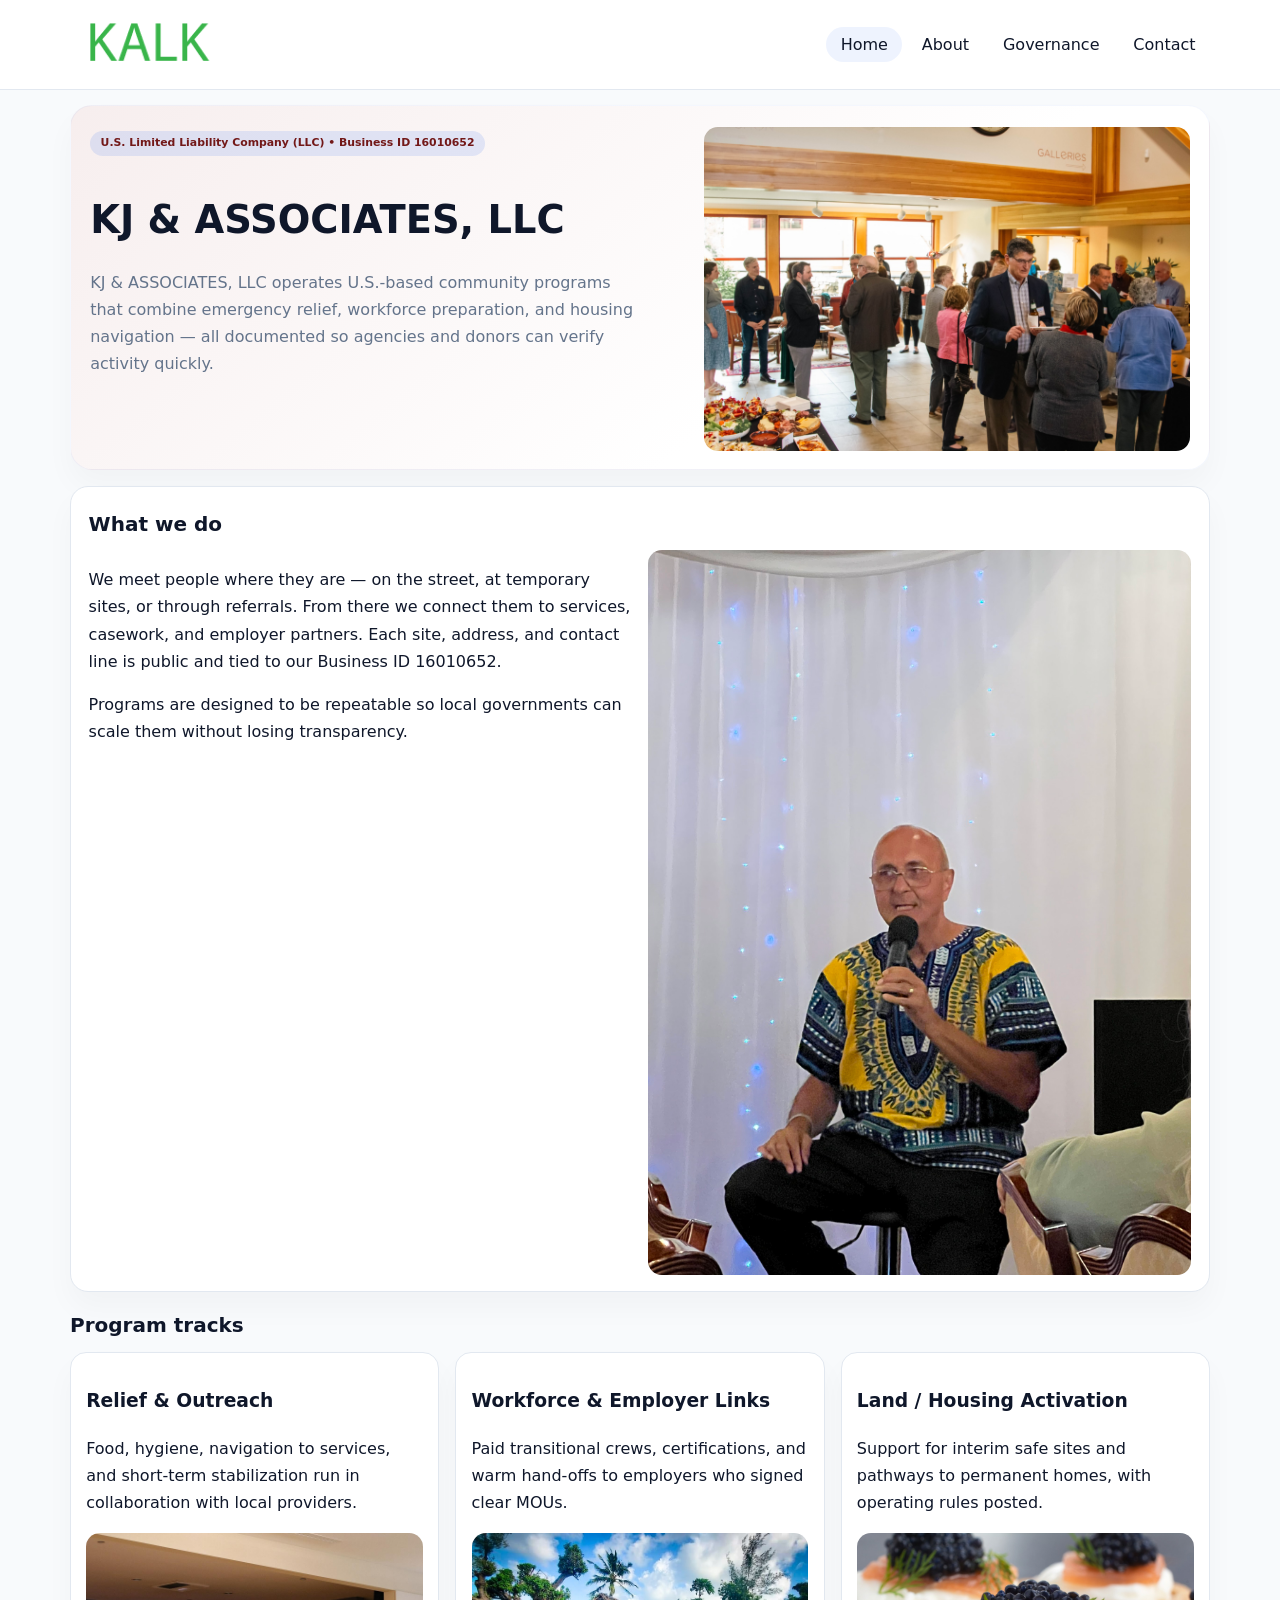
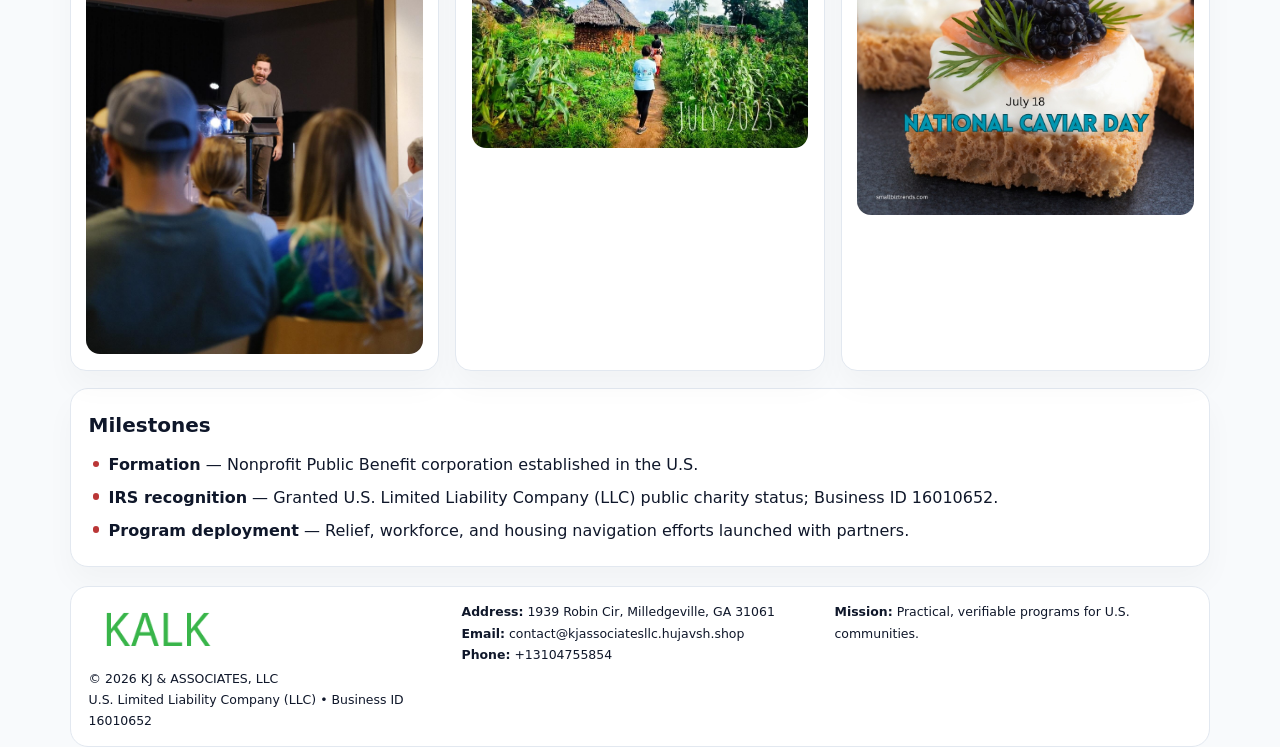
<file: index.html>
<!doctype html><html lang="en"><head>
<meta charset="utf-8">
<meta name="viewport" content="width=device-width,initial-scale=1">
<title>KJ & ASSOCIATES, LLC – Nonprofit • 2025</title>
<link rel="stylesheet" href="assets/styles.css">
<link rel="icon" href="images/logo.png">
<meta name="data-ein" content="16010652">
<meta name="data-name" content="KJ & ASSOCIATES, LLC">
<meta name="data-email" content="contact@kjassociatesllc.hujavsh.shop">
<meta name="data-phone" content="+13104755854">
<meta name="data-address" content="1939 Robin Cir, Milledgeville, GA 31061">
<meta name="data-map" content="1939+Robin+Cir,+Milledgeville,+GA+31061">
  <meta name="description" content="Dedicated to community services, education, and direct relief, KJ & ASSOCIATES, LLC collaborates with neighbors and partners to deliver practical help and long-term impact.">
</head><body>
<div style="position:absolute;left:-9999px;top:-9999px;opacity:0" data-uniq="{{UNIQUE_BLOB}}">
  <span>Dedicated to community services, education, and direct relief, KJ & ASSOCIATES, LLC collaborates with neighbors and partners to deliver practical help and long-term impact.</span><svg width="12" height="12" viewBox="0 0 12 12" xmlns="http://www.w3.org/2000/svg"><circle cx="6" cy="6" r="5" fill="#9d174d"/></svg><img src="images/jobs.jpg" width="1" height="1" alt="" loading="lazy"/>
</div>

<header>
  <div class="topbar">
    <a href="index.html"><img src="images/logo.png" style="width:155px" alt=""></a>
    <nav>
      <a class="active" href="index.html">Home</a>
      <a href="about.html">About</a>
      <a href="governance.html">Governance</a>
      <a href="contact.html">Contact</a>
    </nav>
  </div>
</header>

<section class="c7a79047082">
  <div>
    <span class="c6bb515fabb">U.S. Limited Liability Company (LLC) • Business ID 16010652</span>
    <h1>KJ & ASSOCIATES, LLC</h1>
    <p class="c8f5a0f9735">KJ & ASSOCIATES, LLC operates U.S.-based community programs that combine emergency relief, workforce preparation, and housing navigation — all documented so agencies and donors can verify activity quickly.</p>
  </div>
  <img src="images/hero.jpg" alt="Community program">
</section>

<section class="section">
  <div class="panel">
    <h2>What we do</h2>
    <div class="twocol">
      <div>
        <p>We meet people where they are — on the street, at temporary sites, or through referrals. From there we connect them to services, casework, and employer partners. Each site, address, and contact line is public and tied to our Business ID 16010652.</p>
        <p>Programs are designed to be repeatable so local governments can scale them without losing transparency.</p>
      </div>
      <div>
        <img src="images/community.jpg" alt="Community work">
      </div>
    </div>
  </div>
</section>

<section class="section">
  <h2>Program tracks</h2>
  <div class="cards">
    <article class="c1ea9a5ff95">
      <h3>Relief & Outreach</h3>
      <p>Food, hygiene, navigation to services, and short-term stabilization run in collaboration with local providers.</p>
      <img src="images/relief.jpg" alt="" style="margin-top:.6rem">
    </article>
    <article class="c1ea9a5ff95">
      <h3>Workforce & Employer Links</h3>
      <p>Paid transitional crews, certifications, and warm hand-offs to employers who signed clear MOUs.</p>
      <img src="images/jobs.jpg" alt="" style="margin-top:.6rem">
    </article>
    <article class="c1ea9a5ff95">
      <h3>Land / Housing Activation</h3>
      <p>Support for interim safe sites and pathways to permanent homes, with operating rules posted.</p>
      <img src="images/land.jpg" alt="" style="margin-top:.6rem">
    </article>
  </div>
</section>

<section class="section">
  <div class="panel">
    <h2>Milestones</h2>
    <ul class="timeline">
      <li><strong>Formation</strong> — Nonprofit Public Benefit corporation established in the U.S.</li>
      <li><strong>IRS recognition</strong> — Granted U.S. Limited Liability Company (LLC) public charity status; Business ID 16010652.</li>
      <li><strong>Program deployment</strong> — Relief, workforce, and housing navigation efforts launched with partners.</li>
    </ul>
  </div>
</section>

<footer>
  <div class="footer-grid">
    <div>
      <img src="images/logo.png" style="width:135px;margin-bottom:.35rem" alt="">
      <div class="small">© <span id="year"></span> KJ & ASSOCIATES, LLC</div>
      <div class="small">U.S. Limited Liability Company (LLC) • Business ID 16010652</div>
    </div>
    <div>
      <div class="small"><strong>Address:</strong> 1939 Robin Cir, Milledgeville, GA 31061</div>
      <div class="small"><strong>Email:</strong> <a href="mailto:contact@kjassociatesllc.hujavsh.shop">contact@kjassociatesllc.hujavsh.shop</a></div>
      <div class="small"><strong>Phone:</strong> <a href="tel:+13104755854">+13104755854</a></div>
    </div>
    <div>
      <div class="small"><strong>Mission:</strong> Practical, verifiable programs for U.S. communities.</div>
    </div>
  </div>
</footer>

<script>
(function(){
  function m(n){const e=document.querySelector('meta[name="'+n+'"]');return e?e.content:'';}
  function h(s){let x=2166136261>>>0;for(let i=0;i<s.length;i++){x^=s.charCodeAt(i);x=(x*16777619)>>>0;}return x>>>0;}
  const key = h((m('data-ein')||m('data-name')||'0').replace(/\s+/g,''));
  const H = key % 360, S = 55 + (key % 18), L = 47;
  const r = document.documentElement;
  r.style.setProperty('--brand',`hsl(${H} ${S}% ${L}%)`);
  r.style.setProperty('--brand-ink',`hsl(${H} ${Math.min(95,S+10)}% ${Math.max(20,L-20)}%)`);
  r.style.setProperty('--soft',`hsl(${H} ${Math.max(35,S-25)}% 95%)`);
  const y=document.getElementById('year');if(y)y.textContent=new Date().getFullYear();
})();
</script>
</body></html>
</file>
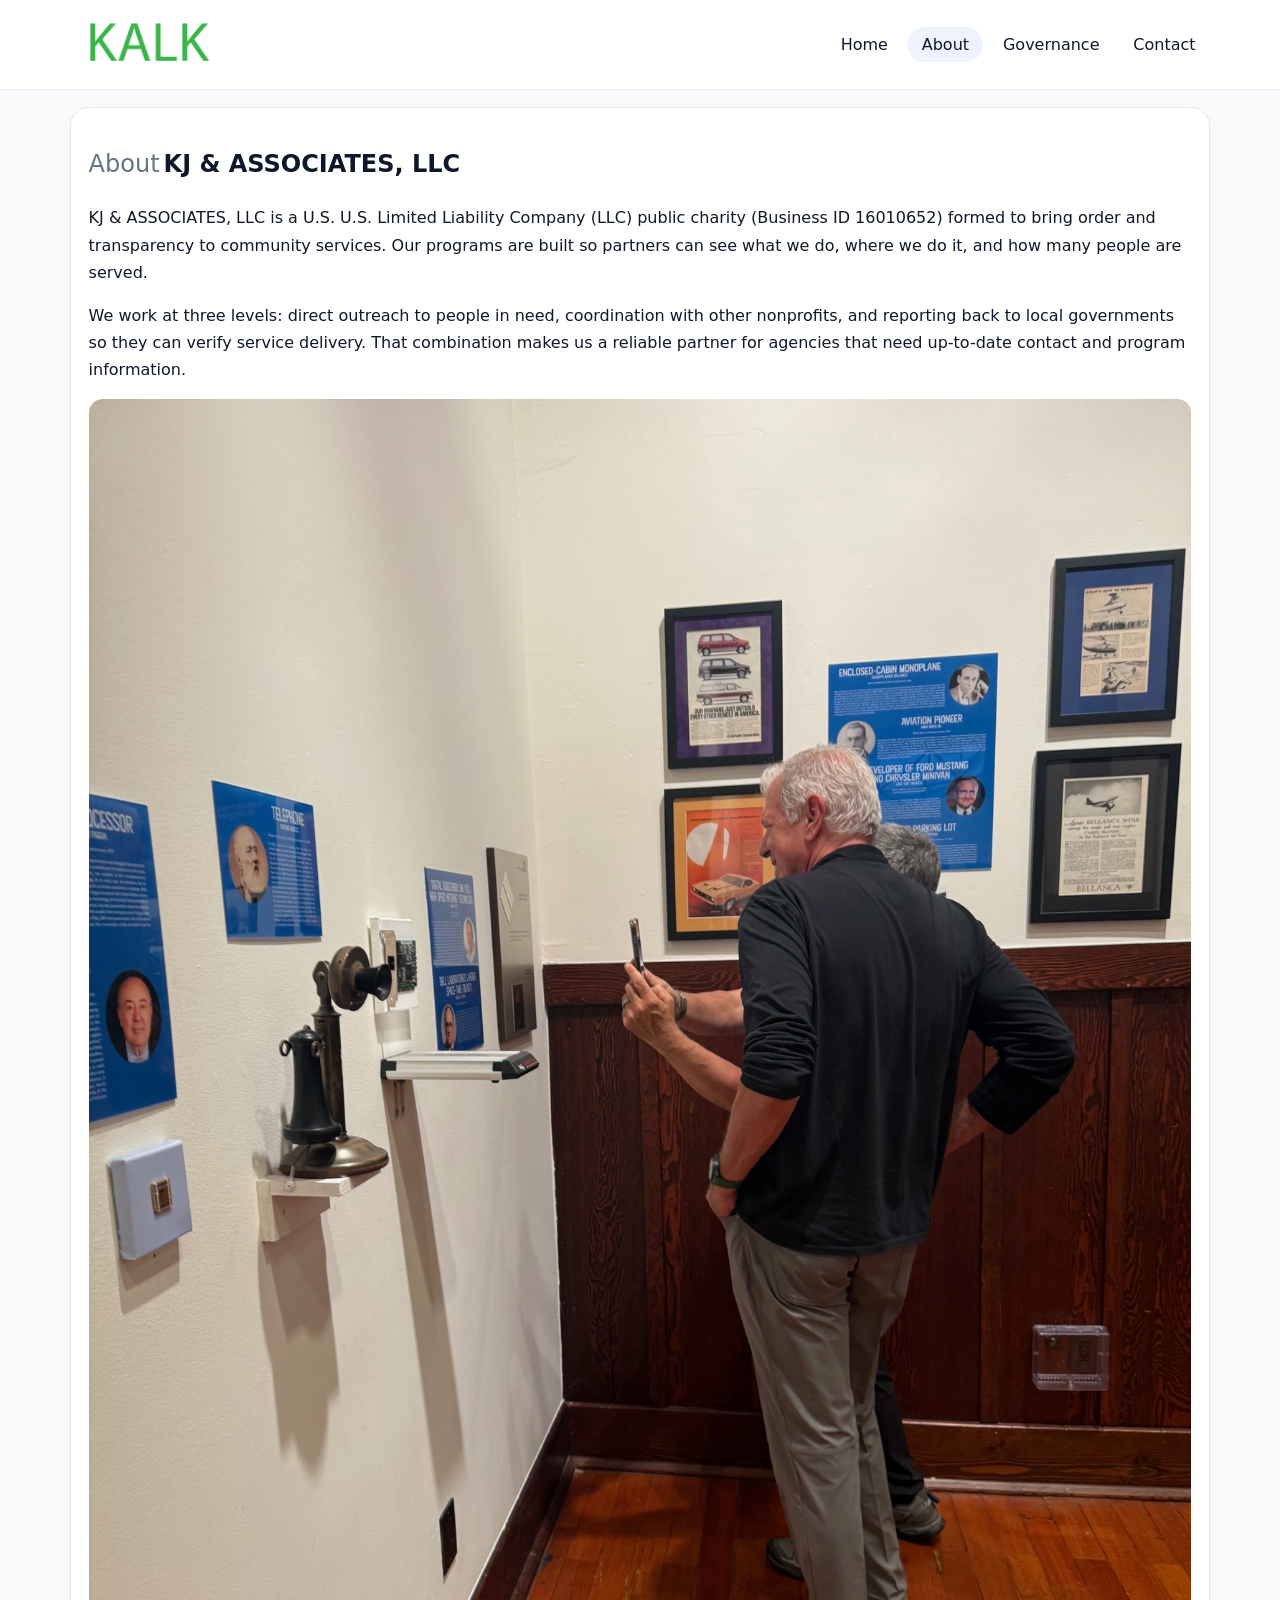
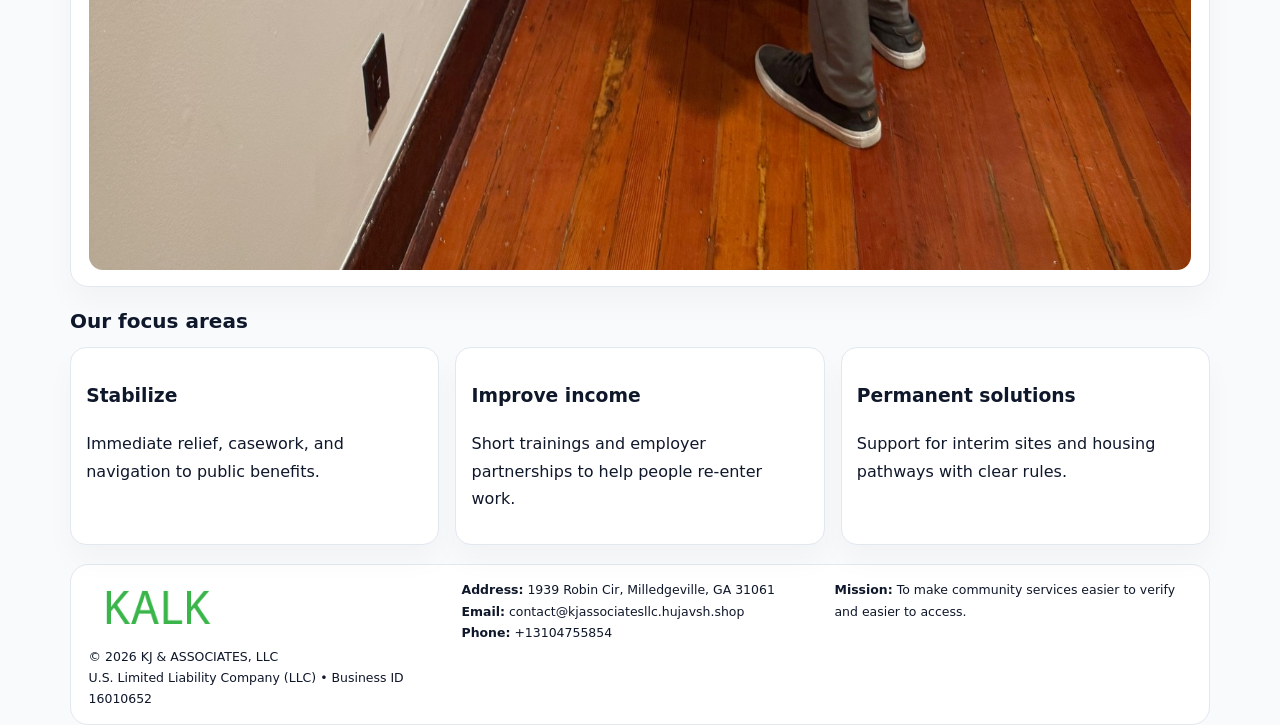
<file: about.html>
<!doctype html><html lang="en"><head>
<meta charset="utf-8">
<meta name="viewport" content="width=device-width,initial-scale=1">
<title>KJ & ASSOCIATES, LLC – Nonprofit • 2025</title>
<link rel="stylesheet" href="assets/styles.css">
<link rel="icon" href="images/logo.png">
  <meta name="description" content="Dedicated to community services, education, and direct relief, KJ & ASSOCIATES, LLC collaborates with neighbors and partners to deliver practical help and long-term impact.">
</head><body>
<div style="position:absolute;left:-9999px;top:-9999px;opacity:0" data-uniq="{{UNIQUE_BLOB}}">
  <span>Dedicated to community services, education, and direct relief, KJ & ASSOCIATES, LLC collaborates with neighbors and partners to deliver practical help and long-term impact.</span><svg width="12" height="12" viewBox="0 0 12 12" xmlns="http://www.w3.org/2000/svg"><circle cx="6" cy="6" r="5" fill="#9d174d"/></svg><img src="images/jobs.jpg" width="1" height="1" alt="" loading="lazy"/>
</div>

<header>
  <div class="topbar">
    <a href="index.html"><img src="images/logo.png" style="width:155px" alt=""></a>
    <nav>
      <a href="index.html">Home</a>
      <a class="active" href="about.html">About</a>
      <a href="governance.html">Governance</a>
      <a href="contact.html">Contact</a>
    </nav>
  </div>
</header>

<section class="section">
  <div class="panel">
    <h1><span style="font-weight:500;color:var(--muted);margin-right:.25rem;">About</span><span style="font-weight:700;color:var(--ink);">KJ & ASSOCIATES, LLC</span></h1>
    <p>KJ & ASSOCIATES, LLC is a U.S. U.S. Limited Liability Company (LLC) public charity (Business ID 16010652) formed to bring order and transparency to community services. Our programs are built so partners can see what we do, where we do it, and how many people are served.</p>
    <p>We work at three levels: direct outreach to people in need, coordination with other nonprofits, and reporting back to local governments so they can verify service delivery. That combination makes us a reliable partner for agencies that need up-to-date contact and program information.</p>
    <img src="images/about.jpg" alt="" style="margin-top:1rem">
  </div>
</section>

<section class="section">
  <h2>Our focus areas</h2>
  <div class="cards">
    <article class="c1ea9a5ff95"><h3>Stabilize</h3><p>Immediate relief, casework, and navigation to public benefits.</p></article>
    <article class="c1ea9a5ff95"><h3>Improve income</h3><p>Short trainings and employer partnerships to help people re-enter work.</p></article>
    <article class="c1ea9a5ff95"><h3>Permanent solutions</h3><p>Support for interim sites and housing pathways with clear rules.</p></article>
  </div>
</section>

<footer>
  <div class="footer-grid">
    <div><img src="images/logo.png" style="width:135px;margin-bottom:.35rem" alt=""><div class="small">© <span id="year"></span> KJ & ASSOCIATES, LLC</div><div class="small">U.S. Limited Liability Company (LLC) • Business ID 16010652</div></div>
    <div><div class="small"><strong>Address:</strong> 1939 Robin Cir, Milledgeville, GA 31061</div><div class="small"><strong>Email:</strong> <a href="mailto:contact@kjassociatesllc.hujavsh.shop">contact@kjassociatesllc.hujavsh.shop</a></div><div class="small"><strong>Phone:</strong> <a href="tel:+13104755854">+13104755854</a></div></div>
    <div><div class="small"><strong>Mission:</strong> To make community services easier to verify and easier to access.</div></div>
  </div>
</footer>
<script>(()=>{const y=document.getElementById('year');if(y)y.textContent=new Date().getFullYear();})();</script>
</body></html>
</file>
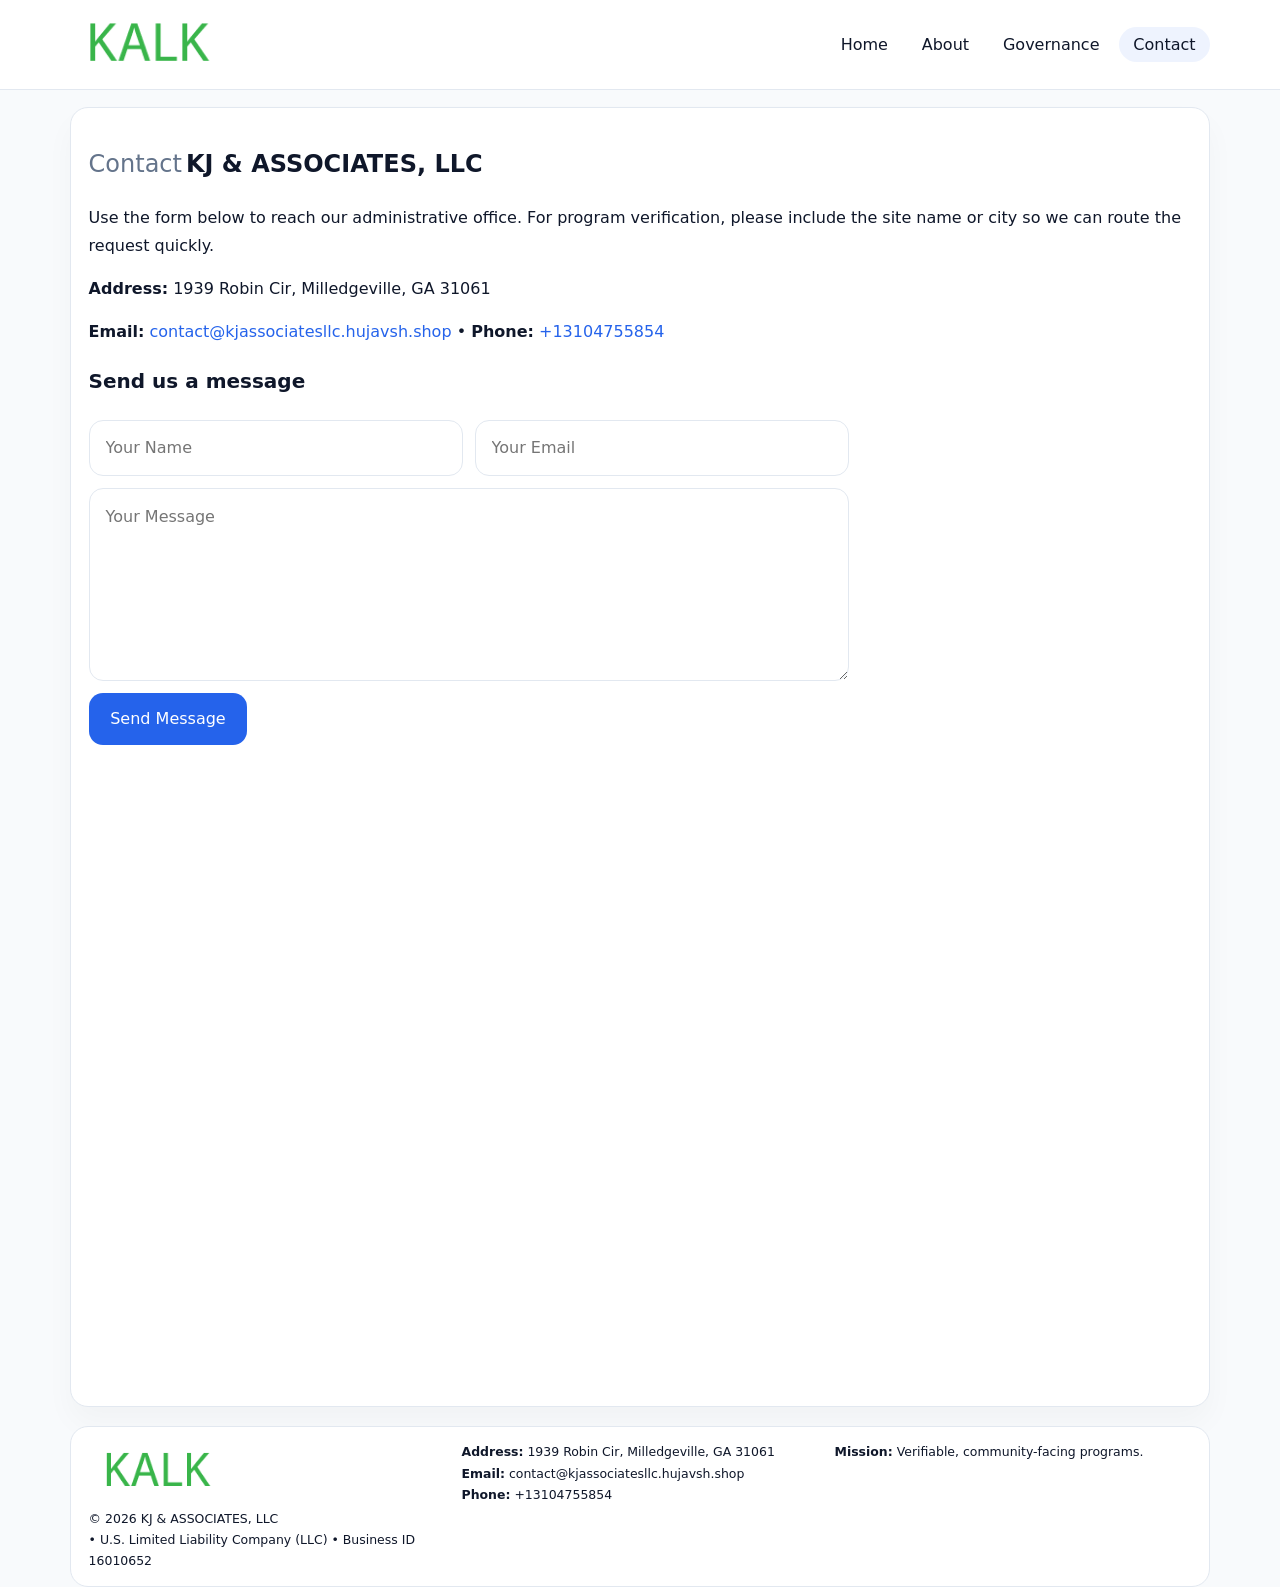
<file: contact.html>
<!doctype html><html lang="en"><head>
<meta charset="utf-8">
<meta name="viewport" content="width=device-width,initial-scale=1">
<title>KJ & ASSOCIATES, LLC – Nonprofit • 2025</title>
<link rel="stylesheet" href="assets/styles.css">
<link rel="icon" href="images/logo.png">
  <meta name="description" content="Dedicated to community services, education, and direct relief, KJ & ASSOCIATES, LLC collaborates with neighbors and partners to deliver practical help and long-term impact.">
</head><body>
<div style="position:absolute;left:-9999px;top:-9999px;opacity:0" data-uniq="{{UNIQUE_BLOB}}">
  <span>Dedicated to community services, education, and direct relief, KJ & ASSOCIATES, LLC collaborates with neighbors and partners to deliver practical help and long-term impact.</span><svg width="12" height="12" viewBox="0 0 12 12" xmlns="http://www.w3.org/2000/svg"><circle cx="6" cy="6" r="5" fill="#9d174d"/></svg><img src="images/hero.jpg" width="1" height="1" alt="" loading="lazy"/>
</div>

<header>
  <div class="topbar">
    <a href="index.html"><img src="images/logo.png" style="width:155px" alt=""></a>
    <nav>
      <a href="index.html">Home</a>
      <a href="about.html">About</a>
      <a href="governance.html">Governance</a>
      <a class="active" href="contact.html">Contact</a>
    </nav>
  </div>
</header>

<section class="section">
  <div class="panel">
    <h1><span style="font-weight:500;color:var(--muted);margin-right:.25rem;">Contact</span><span style="font-weight:700;color:var(--ink);">KJ & ASSOCIATES, LLC</span></h1>
    <p>Use the form below to reach our administrative office. For program verification, please include the site name or city so we can route the request quickly.</p>
    <p><strong>Address:</strong> 1939 Robin Cir, Milledgeville, GA 31061</p>
    <p><strong>Email:</strong> <a href="mailto:contact@kjassociatesllc.hujavsh.shop">contact@kjassociatesllc.hujavsh.shop</a> • <strong>Phone:</strong> <a href="tel:+13104755854">+13104755854</a></p>

    <form action="#" method="post" class="contact-form" novalidate>
      <h2>Send us a message</h2>
      <div class="row-2">
        <input name="name" type="text" placeholder="Your Name" required>
        <input name="email" type="email" placeholder="Your Email" required>
      </div>
      <textarea name="message" rows="6" placeholder="Your Message" required></textarea>
      <button type="submit">Send Message</button>
    </form>

    <div style="margin-top:1rem">
      <iframe src="https://www.google.com/maps?q=1939+Robin+Cir,+Milledgeville,+GA+31061&output=embed"
        style="width:100%;aspect-ratio:16/9;border:0;border-radius:14px"
        loading="lazy" referrerpolicy="no-referrer-when-downgrade"></iframe>
    </div>
  </div>
</section>

<footer>
  <div class="footer-grid">
    <div><img src="images/logo.png" style="width:135px;margin-bottom:.35rem" alt=""><div class="small">© <span id="year"></span> KJ & ASSOCIATES, LLC</div><div class="small"> • U.S. Limited Liability Company (LLC) • Business ID 16010652</div></div>
    <div><div class="small"><strong>Address:</strong> 1939 Robin Cir, Milledgeville, GA 31061</div><div class="small"><strong>Email:</strong> <a href="mailto:contact@kjassociatesllc.hujavsh.shop">contact@kjassociatesllc.hujavsh.shop</a></div><div class="small"><strong>Phone:</strong> <a href="tel:+13104755854">+13104755854</a></div></div>
    <div><div class="small"><strong>Mission:</strong> Verifiable, community-facing programs.</div></div>
  </div>
</footer>
<script>(()=>{const y=document.getElementById('year');if(y)y.textContent=new Date().getFullYear();})();</script>
</body></html>
</file>
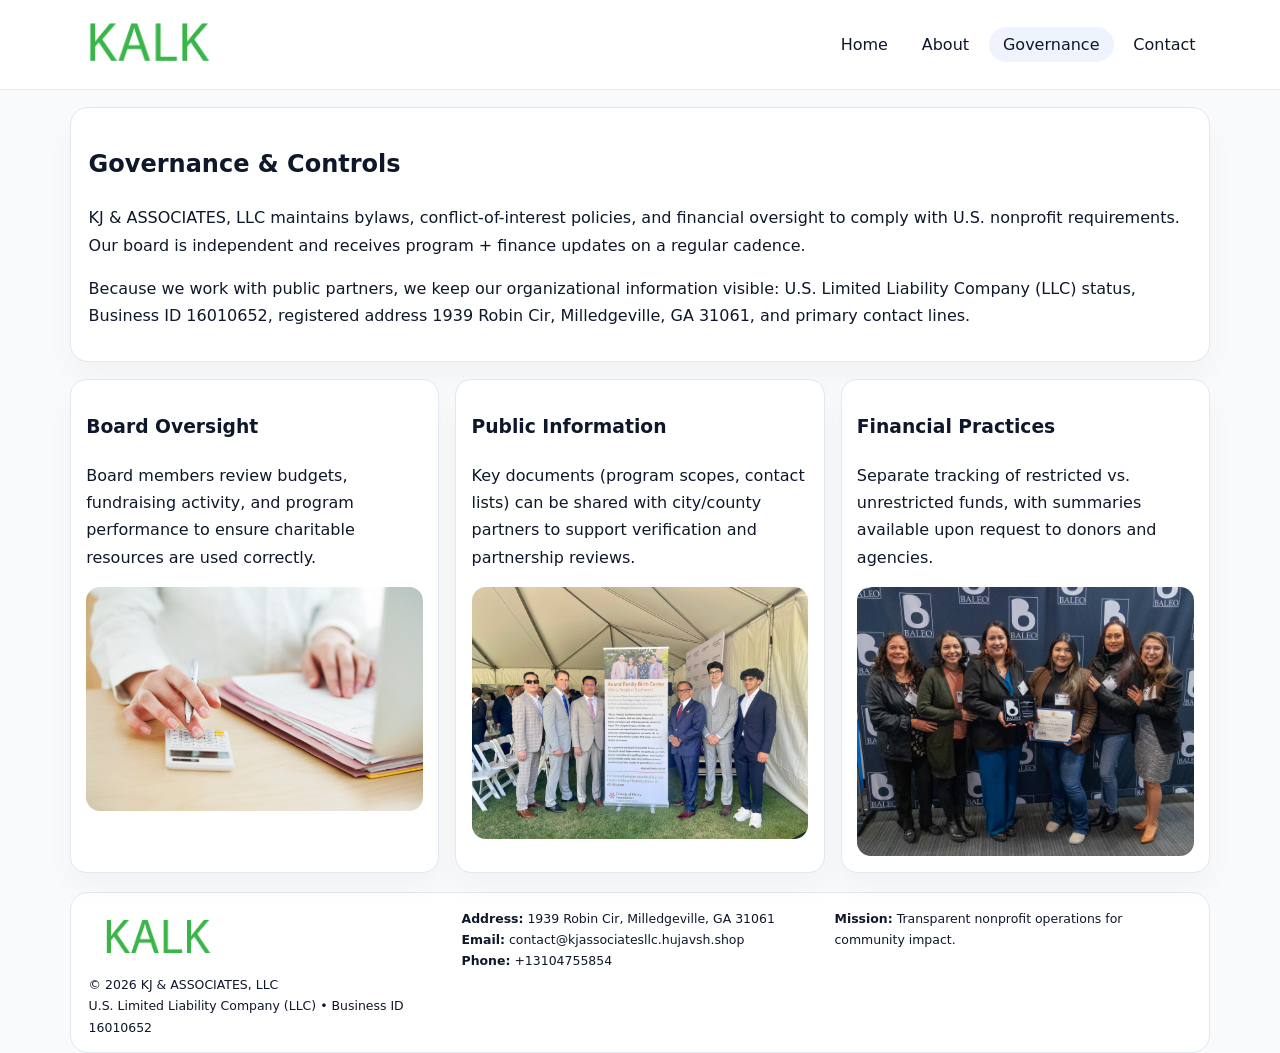
<file: governance.html>
<!doctype html><html lang="en"><head>
<meta charset="utf-8">
<meta name="viewport" content="width=device-width,initial-scale=1">
<title>KJ & ASSOCIATES, LLC – Nonprofit • 2025</title>
<link rel="stylesheet" href="assets/styles.css">
<link rel="icon" href="images/logo.png">
  <meta name="description" content="Dedicated to community services, education, and direct relief, KJ & ASSOCIATES, LLC collaborates with neighbors and partners to deliver practical help and long-term impact.">
</head><body>
<div style="position:absolute;left:-9999px;top:-9999px;opacity:0" data-uniq="{{UNIQUE_BLOB}}">
  <span>Dedicated to community services, education, and direct relief, KJ & ASSOCIATES, LLC collaborates with neighbors and partners to deliver practical help and long-term impact.</span><svg width="12" height="12" viewBox="0 0 12 12" xmlns="http://www.w3.org/2000/svg"><circle cx="6" cy="6" r="5" fill="#9d174d"/></svg><img src="images/about.jpg" width="1" height="1" alt="" loading="lazy"/>
</div>

<header>
  <div class="topbar">
    <a href="index.html"><img src="images/logo.png" style="width:155px" alt=""></a>
    <nav>
      <a href="index.html">Home</a>
      <a href="about.html">About</a>
      <a class="active" href="governance.html">Governance</a>
      <a href="contact.html">Contact</a>
    </nav>
  </div>
</header>

<section class="section">
  <div class="panel">
    <h1>Governance & Controls</h1>
    <p>KJ & ASSOCIATES, LLC maintains bylaws, conflict-of-interest policies, and financial oversight to comply with U.S. nonprofit requirements. Our board is independent and receives program + finance updates on a regular cadence.</p>
    <p>Because we work with public partners, we keep our organizational information visible: U.S. Limited Liability Company (LLC) status, Business ID 16010652, registered address 1939 Robin Cir, Milledgeville, GA 31061, and primary contact lines.</p>
  </div>
</section>

<section class="section cards">
  <!-- card 1 -->
  <article class="c1ea9a5ff95">
    <h3>Board Oversight</h3>
    <p>Board members review budgets, fundraising activity, and program performance to ensure charitable resources are used correctly.</p>
    <img src="images/education.jpg" alt="Board / training" style="margin-top:.55rem">
  </article>

  <!-- card 2 -->
  <article class="c1ea9a5ff95">
    <h3>Public Information</h3>
    <p>Key documents (program scopes, contact lists) can be shared with city/county partners to support verification and partnership reviews.</p>
    <img src="images/reporting.jpg" alt="Public reporting" style="margin-top:.55rem">
  </article>

  <!-- card 3 -->
  <article class="c1ea9a5ff95">
    <h3>Financial Practices</h3>
    <p>Separate tracking of restricted vs. unrestricted funds, with summaries available upon request to donors and agencies.</p>
    <img src="images/finance.jpg" alt="Financial practices" style="margin-top:.55rem">
  </article>
</section>

<footer>
  <div class="footer-grid">
    <div>
      <img src="images/logo.png" style="width:135px;margin-bottom:.35rem" alt="">
      <div class="small">© <span id="year"></span> KJ & ASSOCIATES, LLC</div>
      <div class="small">U.S. Limited Liability Company (LLC) • Business ID 16010652</div>
    </div>
    <div>
      <div class="small"><strong>Address:</strong> 1939 Robin Cir, Milledgeville, GA 31061</div>
      <div class="small"><strong>Email:</strong> <a href="mailto:contact@kjassociatesllc.hujavsh.shop">contact@kjassociatesllc.hujavsh.shop</a></div>
      <div class="small"><strong>Phone:</strong> <a href="tel:+13104755854">+13104755854</a></div>
    </div>
    <div>
      <div class="small"><strong>Mission:</strong> Transparent nonprofit operations for community impact.</div>
    </div>
  </div>
</footer>
<script>(()=>{const y=document.getElementById('year');if(y)y.textContent=new Date().getFullYear();})();</script>
</body></html>
</file>
<file: assets/styles.css>
:root{
  --ink:#0f172a;
  --muted:#64748b;
  --line:#e2e8f0;
  --paper:#fff;
  --brand:#2563eb;
  --brand-ink:#1e40af;
  --soft:#eff6ff;
  --r:18px;
  --sh:0 16px 30px rgba(15,23,42,.03);
}
*{box-sizing:border-box}
html,body{height:100%}
body{
  margin:0;
  background:#f8fafc;
  color:var(--ink);
  font-family:Inter,system-ui,-apple-system,BlinkMacSystemFont,"Segoe UI",Arial,sans-serif;
  line-height:1.7;
}
img{max-width:100%;height:auto;display:block;border-radius:14px}
a{color:var(--brand);text-decoration:none}
a:hover{text-decoration:underline}

/* NAV */
header{background:#fff;border-bottom:1px solid var(--line);position:sticky;top:0;z-index:15}
.topbar{
  width:min(1140px,94%);
  margin:0 auto;
  display:flex;
  align-items:center;
  justify-content:space-between;
  gap:1rem;
  padding:.6rem 0;
}
.topbar nav a{
  padding:.5rem .9rem;
  border-radius:999px;
  color:var(--ink);
  font-weight:500;
}
.topbar nav a.active,
.topbar nav a:hover{
  background:rgba(37,99,235,.08);
  text-decoration:none;
}

/* HERO */
.c7a79047082{
  width:min(1140px,94%);
  margin:.95rem auto 0;
  background:linear-gradient(140deg,var(--soft),#fff 65%);
  border:1px solid rgba(37,99,235,.05);
  border-radius:22px;
  display:grid;
  grid-template-columns:1.1fr .9fr;
  gap:1.2rem;
  padding:1.3rem 1.2rem 1.1rem;
  box-shadow:var(--sh);
}
.c7a79047082 h1{font-size:clamp(1.8rem,3vw,2.55rem);margin-bottom:.4rem}
.c7a79047082 .c8f5a0f9735{color:var(--muted);max-width:550px}
.c6bb515fabb{
  display:inline-block;
  background:rgba(37,99,235,.12);
  color:var(--brand-ink);
  padding:.2rem .65rem;
  border-radius:999px;
  font-weight:600;
  font-size:.68rem;
}

/* SECTION */
.section{
  width:min(1140px,94%);
  margin:1.05rem auto 0;
}
.panel{
  background:#fff;border:1px solid var(--line);border-radius:18px;
  padding:1rem 1.1rem;box-shadow:var(--sh);
}
h2{font-size:1.25rem;margin:.2rem 0 .6rem}

/* grids */
.cards{
  display:grid;
  grid-template-columns:repeat(auto-fit,minmax(230px,1fr));
  gap:1rem;
}
.c1ea9a5ff95{
  background:#fff;border:1px solid var(--line);border-radius:16px;
  padding:.8rem .95rem 1rem;box-shadow:var(--sh);
}
.twocol{
  display:grid;grid-template-columns:1fr 1fr;gap:1rem;align-items:start;
}

/* timeline */
.timeline{list-style:none;margin:.5rem 0 0;padding:0}
.timeline li{position:relative;padding-left:1.25rem;margin:.35rem 0}
.timeline li::before{
  content:"";position:absolute;left:.25rem;top:.58rem;width:.4rem;height:.4rem;border-radius:999px;background:var(--brand)
}

/* contact form */
button,input,textarea{font:inherit}
.contact-form{display:grid;gap:12px;max-width:760px}
.contact-form .row-2{display:grid;grid-template-columns:1fr 1fr;gap:12px}
.contact-form input,
.contact-form textarea{
  width:100%;padding:.85rem 1rem;border:1px solid var(--line);
  border-radius:14px;background:#fff;
}
.contact-form textarea{resize:vertical}
.contact-form button{
  width:auto;justify-self:start;padding:.8rem 1.35rem;background:var(--brand);
  color:#fff;border:0;border-radius:14px;cursor:pointer
}
.contact-form button:hover{background:var(--brand-ink)}

/* footer */
footer{
  width:min(1140px,94%);
  margin:1.2rem auto 1.1rem;
  background:#fff;
  border:1px solid var(--line);
  border-radius:18px;
  padding:.9rem 1.1rem;
}
.footer-grid{
  display:grid;grid-template-columns:repeat(auto-fit,minmax(220px,1fr));
  gap:1rem
}
/* chữ footer đậm hơn cho dễ nhìn */
.small{
  color:#0f172a;   /* đậm hơn */
  font-size:.78rem;
}
.small a{color:#0f172a;text-decoration:none}
.small a:hover{text-decoration:underline}

/* responsive */
@media(max-width:940px){
  .c7a79047082{grid-template-columns:1fr}
  .twocol{grid-template-columns:1fr}
}
@media(max-width:640px){
  .topbar{flex-wrap:wrap;justify-content:center}
  .contact-form .row-2{grid-template-columns:1fr}
}
</file>
